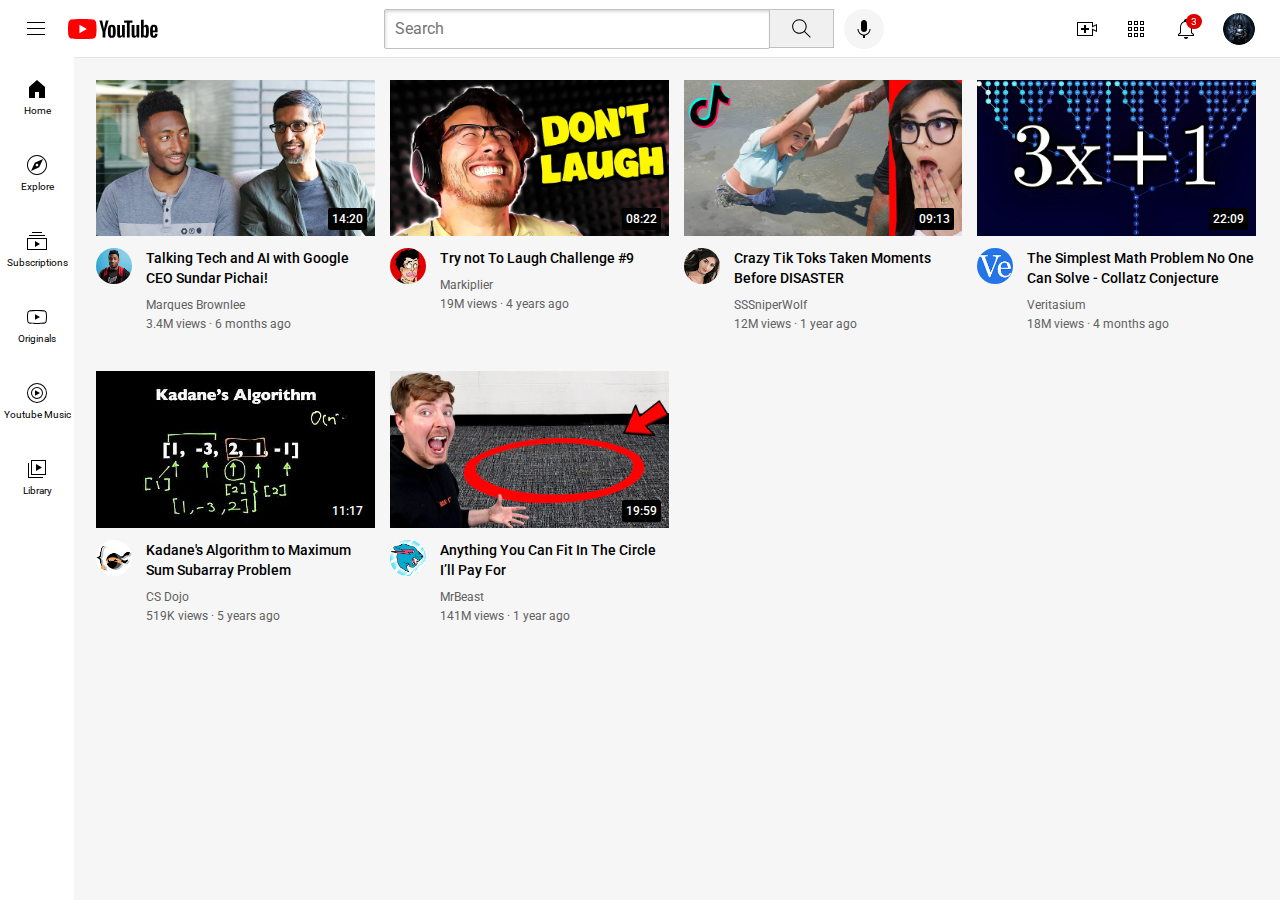
<file: index.html>
<!DOCTYPE html>

<!-- ref design: supersimple.dev/exercises/youtube -->

<html>
    <head>
        <title>Prajwal Youtube Project</title>
        <link
            rel="icon"
            href="channel_pictures/PP-Prajwal.png"
            type="image/x-icon"
        />

        <link rel="preconnect" href="https://fonts.googleapis.com" />
        <link rel="preconnect" href="https://fonts.gstatic.com" crossorigin />
        <link
            href="https://fonts.googleapis.com/css2?family=Roboto:ital,wght@0,100;0,300;0,400;0,500;0,700;0,900;1,100;1,300;1,400;1,500;1,700;1,900&display=swap"
            rel="stylesheet"
        />

        <link rel="stylesheet" href="CssStyles/general.css" />
        <link rel="stylesheet" href="CssStyles/header.css" />
        <link rel="stylesheet" href="CssStyles/video.css" />
        <link rel="stylesheet" href="CssStyles/sidebar.css" />
    </head>

    <body>
        <header class="header">
            <div class="left-section">
                <img class="hamburger-menu" src="icons/hamburger-menu.svg" />
                <img class="youtube-logo" src="icons/youtube-logo.svg" />
            </div>

            <div class="mid-section">
                <input class="search-bar" type="text" placeholder="Search" />
                <button class="search-btn">
                    <img class="search-icon" src="icons/search.svg" />
                    <div class="toolTip">Search</div>
                </button>
                <button class="voice-search-btn">
                    <img
                        class="voice-search-icon"
                        src="icons/voice-search-icon.svg"
                    />
                    <div class="toolTip">Voice Search</div>
                </button>
            </div>

            <div class="right-section">
                <div class="upload-icon-container">
                    <img class="upload-icon" src="icons/upload.svg" />
                    <div class="toolTip">Create</div>
                </div>
                <div class="apps-icon-container">
                    <img
                        class="youtube-apps-icon"
                        src="icons/youtube-apps.svg"
                    />
                    <div class="toolTip">Apps</div>
                </div>
                <div class="notifications-icon-container">
                    <img
                        class="notifications-icon"
                        src="icons/notifications.svg"
                    />
                    <div class="notification-count">3</div>
                    <div class="toolTip">Notifications</div>
                </div>
                <div class="curr-user-picture-container">
                    <img
                        class="curr-user-picture"
                        src="channel_pictures/PP-Prajwal.png"
                    />
                    <div class="toolTip">profile-picture</div>
                </div>
            </div>
        </header>

        <nav class="sidebar">
            <div class="sidebar-link">
                <img src="icons/home.svg" />
                <div>Home</div>
            </div>
            <div class="sidebar-link">
                <img src="icons/explore.svg" />
                <div>Explore</div>
            </div>
            <div class="sidebar-link">
                <img src="icons/subscriptions.svg" />
                <div>Subscriptions</div>
            </div>
            <div class="sidebar-link">
                <img src="icons/originals.svg" />
                <div>Originals</div>
            </div>
            <div class="sidebar-link">
                <img src="icons/youtube-music.svg" />
                <div>Youtube Music</div>
            </div>
            <div class="sidebar-link">
                <img src="icons/library.svg" />
                <div>Library</div>
            </div>
        </nav>

        <main>
            <section class="video-grid">
                <div class="video-preview">
                    <div class="thumbnail-row">
                        <img
                            class="thumbnail"
                            src="thumbnails/talking-tech-and-ai-with-sundar-pichai.webp"
                        />
                        <div class="video-time">14:20</div>
                    </div>
                    <div class="video-info-grid">
                        <div class="channel-picture">
                            <img
                                class="profile-picture"
                                src="channel_pictures/PP-Marques-Brownlee.jpeg"
                            />
                        </div>
                        <div class="video-info">
                            <p class="video-title">
                                Talking Tech and AI with Google CEO Sundar
                                Pichai!
                            </p>

                            <p class="video-author">Marques Brownlee</p>

                            <p class="video-stats">
                                3.4M views &#183; 6 months ago
                            </p>
                        </div>
                    </div>
                </div>

                <div class="video-preview">
                    <div class="thumbnail-row">
                        <img
                            class="thumbnail"
                            src="thumbnails/try-not-to-laugh-challenge.webp"
                        />
                        <div class="video-time">08:22</div>
                    </div>
                    <div class="video-info-grid">
                        <div class="channel-picture">
                            <img
                                class="profile-picture"
                                src="channel_pictures/PP-Markiplier.jpeg"
                            />
                        </div>
                        <div class="video-info">
                            <p class="video-title">
                                Try not To Laugh Challenge #9
                            </p>

                            <p class="video-author">Markiplier</p>

                            <p class="video-stats">
                                19M views &#183; 4 years ago
                            </p>
                        </div>
                    </div>
                </div>

                <div class="video-preview">
                    <div class="thumbnail-row">
                        <img
                            class="thumbnail"
                            src="thumbnails/thumbnail-3.webp"
                        />
                        <div class="video-time">09:13</div>
                    </div>
                    <div class="video-info-grid">
                        <div class="channel-picture">
                            <img
                                class="profile-picture"
                                src="channel_pictures/channel-3.jpeg"
                            />
                        </div>
                        <div class="video-info">
                            <p class="video-title">
                                Crazy Tik Toks Taken Moments Before DISASTER
                            </p>

                            <p class="video-author">SSSniperWolf</p>

                            <p class="video-stats">12M views · 1 year ago</p>
                        </div>
                    </div>
                </div>

                <div class="video-preview">
                    <div class="thumbnail-row">
                        <img
                            class="thumbnail"
                            src="thumbnails/thumbnail-4.webp"
                        />
                        <div class="video-time">22:09</div>
                    </div>
                    <div class="video-info-grid">
                        <div class="channel-picture">
                            <img
                                class="profile-picture"
                                src="channel_pictures/channel-4.jpeg"
                            />
                        </div>
                        <div class="video-info">
                            <p class="video-title">
                                The Simplest Math Problem No One Can Solve -
                                Collatz Conjecture
                            </p>

                            <p class="video-author">Veritasium</p>

                            <p class="video-stats">18M views · 4 months ago</p>
                        </div>
                    </div>
                </div>

                <div class="video-preview">
                    <div class="thumbnail-row">
                        <img
                            class="thumbnail"
                            src="thumbnails/thumbnail-5.webp"
                        />
                        <div class="video-time">11:17</div>
                    </div>
                    <div class="video-info-grid">
                        <div class="channel-picture">
                            <img
                                class="profile-picture"
                                src="channel_pictures/channel-5.jpeg"
                            />
                        </div>
                        <div class="video-info">
                            <p class="video-title">
                                Kadane's Algorithm to Maximum Sum Subarray
                                Problem
                            </p>

                            <p class="video-author">CS Dojo</p>

                            <p class="video-stats">519K views · 5 years ago</p>
                        </div>
                    </div>
                </div>

                <div class="video-preview">
                    <div class="thumbnail-row">
                        <img
                            class="thumbnail"
                            src="thumbnails/thumbnail-6.webp"
                        />
                        <div class="video-time">19:59</div>
                    </div>
                    <div class="video-info-grid">
                        <div class="channel-picture">
                            <img
                                class="profile-picture"
                                src="channel_pictures/channel-6.jpeg"
                            />
                        </div>
                        <div class="video-info">
                            <p class="video-title">
                                Anything You Can Fit In The Circle I’ll Pay For
                            </p>

                            <p class="video-author">MrBeast</p>

                            <p class="video-stats">141M views · 1 year ago</p>
                        </div>
                    </div>
                </div>
            </section>
        </main>
    </body>
</html>
</file>
<file: CssStyles/general.css>
body {
    margin: 0;
    padding-top: 80px;
    padding-left: 96px;
    padding-right: 24px;
    background-color: rgb(246, 246, 246);
    font-family: roboto, arial;
}

p {
    font-family: roboto, arial;
    margin-top: 0px;
    margin-bottom: 0px;
}
</file>
<file: CssStyles/header.css>
.header {
    height: 57px;

    display: flex;
    flex-direction: row;
    justify-content: space-between;

    position: fixed;
    top: 0px;
    left: 0px;
    right: 0px;
    border: 0px;
    margin-bottom: 20px;
    z-index: 100;

    background-color: white;
    border-bottom-width: 1px;
    border-style: solid;
    border-bottom-color: rgb(230, 230, 230);
}

.left-section {
    display: flex;
    align-items: center;
}
.hamburger-menu {
    height: 24px;
    margin-left: 24px;
    margin-right: 20px;
}
.youtube-logo {
    height: 20px;
}

.mid-section {
    flex: 1;
    margin-left: 70px;
    margin-right: 35px;
    max-width: 500px;
    display: flex;
    align-items: center;
}
.search-bar {
    flex: 1;
    height: 36px;
    padding-left: 10px;
    font-size: 16px;
    border: 1px solid rgb(192, 192, 192);
    border-radius: 2px;
    box-shadow: inset 1px 2px 3px rgba(0, 0, 0, 0.15);
    width: 0;
}
.search-bar::placeholder {
    font-family: roboto, arial;
    font-size: 16px;
}
.search-btn {
    height: 39px;
    width: 65px;
    background-color: rgb(240, 240, 240);
    border-width: 1px;
    border-style: solid;
    border-color: rgb(192, 192, 192);
    margin-left: -1px;
    margin-right: 10px;
}
.search-btn,
.voice-search-btn,
.upload-icon-container,
.apps-icon-container,
.notifications-icon-container,
.curr-user-picture-container{
    display: flex;
    justify-content: center;
    align-items: center;
    position: relative;
}

.search-btn .toolTip,
.voice-search-btn .toolTip,
.upload-icon-container .toolTip,
.apps-icon-container .toolTip,
.notifications-icon-container .toolTip,
.curr-user-picture-container .toolTip {
    position: absolute;
    font-family: roboto,arial;
    background-color: gray;
    color: white;
    padding-top: 4px;
    padding-bottom: 4px;
    padding-left: 6px;
    padding-right: 6px;
    border-radius: 2px;
    font-size: 12px;

    bottom: -28px;
    opacity: 0;
    transition: opacity 0.15s;
    pointer-events: none;
    white-space: nowrap;
}
.search-btn:hover .toolTip,
.voice-search-btn:hover .toolTip,
.upload-icon-container:hover .toolTip,
.apps-icon-container:hover .toolTip,
.notifications-icon-container:hover .toolTip,
.curr-user-picture-container:hover .toolTip {
    opacity: 1;
}

.search-icon {
    height: 25px;
}
.voice-search-btn {
    height: 40px;
    width: 40px;
    border-radius: 20px;
    border: none;
    background-color: rgb(245, 245, 245);
}
.voice-search-icon {
    height: 24px;
}

.right-section {
    margin-right: 25px;
    width: 180px;
    display: flex;
    align-items: center;
    justify-content: space-between;
    flex-shrink: 0;
}
.upload-icon {
    height: 24px;
}
.youtube-apps-icon {
    height: 24px;
}

.notifications-icon-container {
    position: relative;
}
.notifications-icon {
    height: 24px;
}
.notification-count {
    position: absolute;
    top: -3px;
    right: -4px;
    background-color: rgb(220, 0, 0);
    color: white;

    font-family: roboto, arial;
    font-size: 10px;
    padding-left: 5px;
    padding-right: 5px;
    padding-top: 2px;
    padding-bottom: 2px;
    border-radius: 10px;
}
.curr-user-picture {
    height: 32px;
    border-radius: 16px;
}
</file>
<file: CssStyles/video.css>
.video-grid {
    display: grid;
    grid-template-columns: 1fr 1fr 1fr;
    column-gap: 15px;
    row-gap: 40px;
}
@media(max-width: 750px){
    .video-grid{
        grid-template-columns: 1fr 1fr;
    }
}
@media(min-width: 751px) and(max-width:999px){
    .video-grid{
        grid-template-columns: 1fr 1fr 1fr;
    }
}
@media(min-width: 1000px){
    .video-grid{
        grid-template-columns: 1fr 1fr 1fr 1fr;
    }
}


.thumbnail {
    width: 100%;
}
.thumbnail-row {
    margin-bottom: 8px;
    position: relative;
}

.profile-picture {
    width: 36px;
    border-radius: 50%;
}

.video-time {
    font-family: roboto, arial;
    font-size: 12px;
    font-weight: 500;
    color: white;

    background-color: black;
    padding: 4px;
    border-radius: 2px;

    position: absolute;
    bottom: 10px;
    right: 8px;
}
.video-title {
    margin-top: 0px;
    font-size: 14px;
    font-weight: 500;
    line-height: 20px;
    margin-bottom: 10px;
}
.video-info-grid {
    display: grid;
    grid-template-columns: 50px 1fr;
}

.video-author,
.video-stats {
    font-size: 12px;
    color: rgb(96, 96, 96);
}
.video-author {
    margin-bottom: 5px;
}
</file>
<file: CssStyles/sidebar.css>
.sidebar{
    position: fixed;
    left: 0;
    bottom: 0;
    top: 54px;
    background-color: white;
    width: 74px;
    z-index: 100;

    padding-top: 5px;
}

.sidebar-link{
    display: flex;
    justify-content: center;
    align-items: center;
    flex-direction: column;

    height: 75px;
    margin-bottom: 1px;
    cursor: pointer;
}
.sidebar-link:hover{
    background-color: rgb(235, 235, 235);

}
.sidebar-link img{
    height: 24px;
    margin-bottom: 4px;
}
.sidebar-link div{
    font-family: roboto,arial;
    font-size: 10px;
}
</file>
